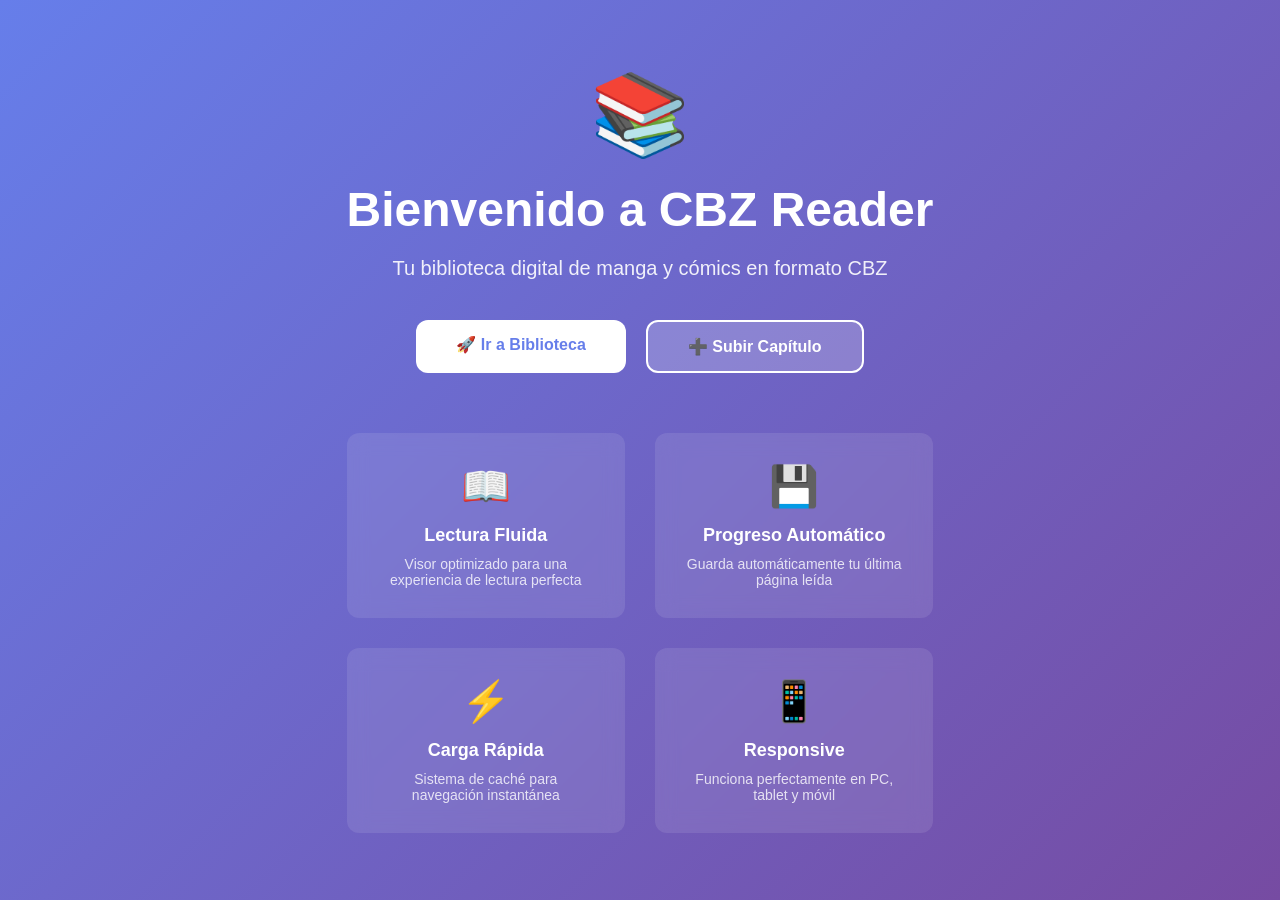
<file: templates/index.html>
<!-- app/templates/index.html -->
<!DOCTYPE html>
<html lang="es">
<head>
    <meta charset="UTF-8">
    <meta name="viewport" content="width=device-width, initial-scale=1.0">
    <title>CBZ Reader - Inicio</title>
    <style>
        * {
            margin: 0;
            padding: 0;
            box-sizing: border-box;
        }

        body {
            font-family: -apple-system, BlinkMacSystemFont, 'Segoe UI', Roboto, sans-serif;
            background: linear-gradient(135deg, #667eea 0%, #764ba2 100%);
            min-height: 100vh;
            display: flex;
            align-items: center;
            justify-content: center;
            color: white;
        }

        .hero {
            text-align: center;
            max-width: 800px;
            padding: 40px 20px;
        }

        .logo {
            font-size: 80px;
            margin-bottom: 20px;
            animation: float 3s ease-in-out infinite;
        }

        @keyframes float {
            0%, 100% { transform: translateY(0); }
            50% { transform: translateY(-20px); }
        }

        h1 {
            font-size: 48px;
            margin-bottom: 20px;
            font-weight: bold;
        }

        p {
            font-size: 20px;
            margin-bottom: 40px;
            opacity: 0.9;
        }

        .actions {
            display: flex;
            gap: 20px;
            justify-content: center;
            flex-wrap: wrap;
        }

        .btn {
            padding: 15px 40px;
            border-radius: 12px;
            text-decoration: none;
            font-weight: 600;
            font-size: 16px;
            transition: all 0.3s;
            display: inline-block;
        }

        .btn-primary {
            background: white;
            color: #667eea;
        }

        .btn-primary:hover {
            transform: translateY(-3px);
            box-shadow: 0 10px 30px rgba(0,0,0,0.3);
        }

        .btn-secondary {
            background: rgba(255, 255, 255, 0.2);
            color: white;
            border: 2px solid white;
        }

        .btn-secondary:hover {
            background: rgba(255, 255, 255, 0.3);
            transform: translateY(-3px);
        }

        .features {
            margin-top: 60px;
            display: grid;
            grid-template-columns: repeat(auto-fit, minmax(200px, 1fr));
            gap: 30px;
        }

        .feature {
            background: rgba(255, 255, 255, 0.1);
            backdrop-filter: blur(10px);
            padding: 30px;
            border-radius: 12px;
            transition: all 0.3s;
        }

        .feature:hover {
            background: rgba(255, 255, 255, 0.2);
            transform: translateY(-5px);
        }

        .feature-icon {
            font-size: 40px;
            margin-bottom: 15px;
        }

        .feature h3 {
            font-size: 18px;
            margin-bottom: 10px;
        }

        .feature p {
            font-size: 14px;
            opacity: 0.8;
            margin-bottom: 0;
        }

        @media (max-width: 768px) {
            h1 {
                font-size: 32px;
            }

            .logo {
                font-size: 60px;
            }

            .actions {
                flex-direction: column;
            }

            .btn {
                width: 100%;
            }
        }
    </style>
</head>
<body>
    <div class="hero">
        <div class="logo">📚</div>
        <h1>Bienvenido a CBZ Reader</h1>
        <p>Tu biblioteca digital de manga y cómics en formato CBZ</p>
        
        <div class="actions">
            <a href="/library" class="btn btn-primary">🚀 Ir a Biblioteca</a>
            <a href="/upload" class="btn btn-secondary">➕ Subir Capítulo</a>
        </div>

        <div class="features">
            <div class="feature">
                <div class="feature-icon">📖</div>
                <h3>Lectura Fluida</h3>
                <p>Visor optimizado para una experiencia de lectura perfecta</p>
            </div>
            <div class="feature">
                <div class="feature-icon">💾</div>
                <h3>Progreso Automático</h3>
                <p>Guarda automáticamente tu última página leída</p>
            </div>
            <div class="feature">
                <div class="feature-icon">⚡</div>
                <h3>Carga Rápida</h3>
                <p>Sistema de caché para navegación instantánea</p>
            </div>
            <div class="feature">
                <div class="feature-icon">📱</div>
                <h3>Responsive</h3>
                <p>Funciona perfectamente en PC, tablet y móvil</p>
            </div>
        </div>
    </div>
</body>
</html>
</file>
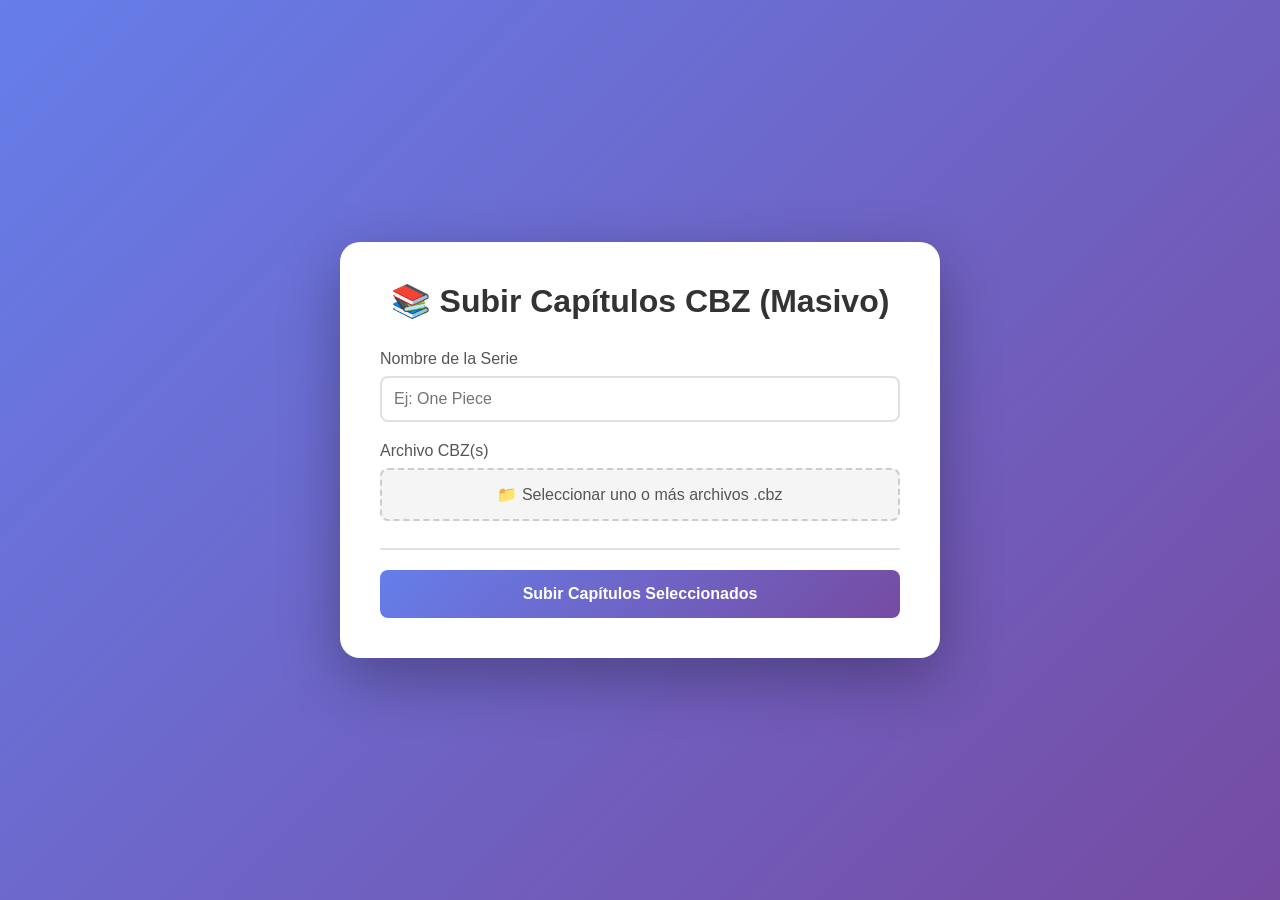
<file: templates/masive.html>
<!DOCTYPE html>
<html lang="es">

<head>
    <meta charset="UTF-8">
    <meta name="viewport" content="width=device-width, initial-scale=1.0">
    <title>Subir Capítulos CBZ (Masivo)</title>
    <style>
        /* CSS se mantiene en gran medida igual */
        * {
            margin: 0;
            padding: 0;
            box-sizing: border-box;
        }

        body {
            font-family: 'Segoe UI', Tahoma, Geneva, Verdana, sans-serif;
            background: linear-gradient(135deg, #667eea 0%, #764ba2 100%);
            min-height: 100vh;
            display: flex;
            align-items: center;
            justify-content: center;
            padding: 20px;
        }

        .container {
            background: white;
            padding: 40px;
            border-radius: 20px;
            box-shadow: 0 20px 60px rgba(0, 0, 0, 0.3);
            max-width: 600px;
            /* Aumentado para mejor visualización de la lista de archivos */
            width: 100%;
        }

        h1 {
            color: #333;
            margin-bottom: 30px;
            text-align: center;
        }

        .form-group {
            margin-bottom: 20px;
        }

        label {
            display: block;
            margin-bottom: 8px;
            color: #555;
            font-weight: 500;
        }

        input[type="text"] {
            width: 100%;
            padding: 12px;
            border: 2px solid #e0e0e0;
            border-radius: 8px;
            font-size: 16px;
            transition: border 0.3s;
        }

        input:focus {
            outline: none;
            border-color: #667eea;
        }

        .file-input-wrapper {
            position: relative;
            overflow: hidden;
            display: inline-block;
            width: 100%;
        }

        .file-input-wrapper input[type=file] {
            position: absolute;
            left: -9999px;
        }

        .file-input-label {
            display: block;
            padding: 15px;
            background: #f5f5f5;
            border: 2px dashed #ccc;
            border-radius: 8px;
            text-align: center;
            cursor: pointer;
            transition: all 0.3s;
        }

        .file-input-label:hover {
            background: #ebebeb;
            border-color: #667eea;
        }

        /* Estilos para la lista de archivos seleccionados */
        #fileList {
            list-style: none;
            margin-top: 15px;
            padding: 0;
            max-height: 150px;
            overflow-y: auto;
            border: 1px solid #e0e0e0;
            border-radius: 8px;
        }

        #fileList li {
            padding: 8px 15px;
            border-bottom: 1px solid #f0f0f0;
            font-size: 14px;
            color: #333;
            display: flex;
            justify-content: space-between;
            align-items: center;
        }

        #fileList li:last-child {
            border-bottom: none;
        }

        .file-status {
            font-weight: 600;
            font-size: 12px;
            padding: 3px 8px;
            border-radius: 4px;
        }

        .status-pending {
            color: #555;
            background: #f0f0f0;
        }

        .status-uploading {
            color: #007bff;
            background: #e6f7ff;
        }

        .status-success {
            color: #155724;
            background: #d4edda;
        }

        .status-error {
            color: #721c24;
            background: #f8d7da;
        }

        /* Fin de estilos para la lista de archivos */

        button {
            width: 100%;
            padding: 15px;
            background: linear-gradient(135deg, #667eea 0%, #764ba2 100%);
            color: white;
            border: none;
            border-radius: 8px;
            font-size: 16px;
            font-weight: 600;
            cursor: pointer;
            transition: transform 0.2s;
        }

        button:hover:not(:disabled) {
            transform: translateY(-2px);
        }

        button:disabled {
            opacity: 0.6;
            cursor: not-allowed;
        }

        /* Se usa para el resumen del resultado total */
        .result {
            margin-top: 20px;
            padding: 15px;
            border-radius: 8px;
            display: none;
        }

        .result.success {
            background: #d4edda;
            color: #155724;
            border: 1px solid #c3e6cb;
        }

        .result.error {
            background: #f8d7da;
            color: #721c24;
            border: 1px solid #f5c6cb;
        }

        .loading {
            text-align: center;
            margin-top: 20px;
            display: none;
        }

        .spinner {
            border: 3px solid #f3f3f3;
            border-top: 3px solid #667eea;
            border-radius: 50%;
            width: 40px;
            height: 40px;
            animation: spin 1s linear infinite;
            margin: 0 auto;
        }

        @keyframes spin {
            0% {
                transform: rotate(0deg);
            }

            100% {
                transform: rotate(360deg);
            }
        }
    </style>
</head>

<body>
    <div class="container">
        <h1>📚 Subir Capítulos CBZ (Masivo)</h1>

        <form id="uploadForm">
            <div class="form-group">
                <label>Nombre de la Serie</label>
                <input type="text" id="seriesName" placeholder="Ej: One Piece" required>
            </div>

            <div class="form-group">
                <label>Archivo CBZ(s)</label>
                <div class="file-input-wrapper">
                    <label class="file-input-label" for="fileInput">
                        📁 Seleccionar uno o más archivos .cbz
                    </label>
                    <input type="file" id="fileInput" accept=".cbz" multiple required>
                </div>
                <ul id="fileList"></ul>
            </div>

            <button type="submit" id="submitBtn">Subir Capítulos Seleccionados</button>
        </form>

        <div class="loading" id="loading">
            <div class="spinner"></div>
            <p id="loading-text">Preparando subida de 0 archivos...</p>
        </div>

        <div class="result" id="result"></div>
    </div>

    <script>
        const form = document.getElementById('uploadForm');
        const fileInput = document.getElementById('fileInput');
        const fileList = document.getElementById('fileList'); // Nuevo elemento
        const loading = document.getElementById('loading');
        const loadingText = document.getElementById('loading-text');
        const result = document.getElementById('result');
        const submitBtn = document.getElementById('submitBtn');

        // Mapa para rastrear el estado de cada archivo (nombre de archivo -> estado)
        const fileStatusMap = new Map();

        // Función para actualizar la lista de archivos seleccionados
        function updateFileList() {
            fileList.innerHTML = '';
            fileStatusMap.clear();

            if (fileInput.files.length === 0) {
                return;
            }

            for (const file of fileInput.files) {
                // Inicializar estado como 'pendiente'
                fileStatusMap.set(file.name, { status: 'pending', element: null });

                const li = document.createElement('li');
                li.innerHTML = `
                    <span>${file.name}</span>
                    <span id="status-${file.name.replace(/\./g, '_')}" class="file-status status-pending">Pendiente</span>
                `;
                fileStatusMap.get(file.name).element = li.querySelector('.file-status');
                fileList.appendChild(li);
            }
        }

        // Función para actualizar el estado de un archivo
        function setFileStatus(fileName, status, message = '') {
            const item = fileStatusMap.get(fileName);
            if (!item) return;

            const element = item.element;
            element.textContent = status.charAt(0).toUpperCase() + status.slice(1); // Capitalizar la primera letra
            element.className = `file-status status-${status}`;

            if (message) {
                element.title = message; // Mostrar el mensaje al pasar el ratón
            }
        }

        // Mostrar lista de archivos seleccionados
        fileInput.addEventListener('change', updateFileList);

        // Manejar envío del formulario
        form.addEventListener('submit', async function (e) {
            e.preventDefault();

            const files = Array.from(fileInput.files);
            const totalFiles = files.length;
            const seriesName = document.getElementById('seriesName').value;
            let filesProcessed = 0;
            let successCount = 0;
            let errorCount = 0;

            if (totalFiles === 0 || !seriesName) {
                alert("Por favor, selecciona archivos y rellena el nombre de la serie.");
                return;
            }

            // Mostrar loading
            loading.style.display = 'block';
            result.style.display = 'none';
            submitBtn.disabled = true;
            loadingText.textContent = `Preparando subida de ${totalFiles} archivos...`;
            chapterNumber = 1;
            for (const file of files) {
                const fileName = file.name;

                // 1. Marcar como subiendo
                setFileStatus(fileName, 'uploading');
                filesProcessed++;
                loadingText.textContent = `Subiendo archivo ${filesProcessed} de ${totalFiles}: ${fileName}...`;

                const formData = new FormData();

                // Buscar el número dentro del nombre (uno o más dígitos)
                const match = fileName.match(/\d+/);

                const chapterNumber = match ? parseInt(match[0], 10) : 0;

                formData.append('file', file);
                formData.append('series_name', seriesName);
                formData.append('chapter_number', chapterNumber);

                try {
                    const response = await fetch('/api/library/upload', {
                        method: 'POST',
                        body: formData
                    });

                    const data = await response.json();
                    chapterNumber++;
                    if (response.ok) {
                        successCount++;
                        setFileStatus(fileName, 'success', `chapter_number: ${data.chapter.chapter_number}`);
                    } else {
                        errorCount++;
                        setFileStatus(fileName, 'error', `Error: ${data.error || 'Error desconocido del servidor'}`);
                    }

                } catch (error) {
                    errorCount++;
                    setFileStatus(fileName, 'error', `Error de conexión/red: ${error.message}`);
                }
            }

            // Ocultar loading
            loading.style.display = 'none';

            // Mostrar resumen del resultado total
            if (errorCount === 0) {
                result.className = 'result success';
                result.innerHTML = `
                    <strong>✅ ¡Subida Masiva Completada!</strong><br><br>
                    <strong>Total Archivos:</strong> ${totalFiles}<br>
                    <strong>Subidos Correctamente:</strong> ${successCount}<br>
                    <strong>Errores:</strong> ${errorCount}
                `;
            } else {
                result.className = 'result error';
                result.innerHTML = `
                    <strong>⚠️ Subida Masiva Finalizada con Errores</strong><br><br>
                    <strong>Total Archivos:</strong> ${totalFiles}<br>
                    <strong>Subidos Correctamente:</strong> ${successCount}<br>
                    <strong>Errores:</strong> ${errorCount}. Revisa el estado de cada archivo arriba.
                `;
            }

            result.style.display = 'block';
            submitBtn.disabled = false;
        });
    </script>
</body>

</html>
</file>
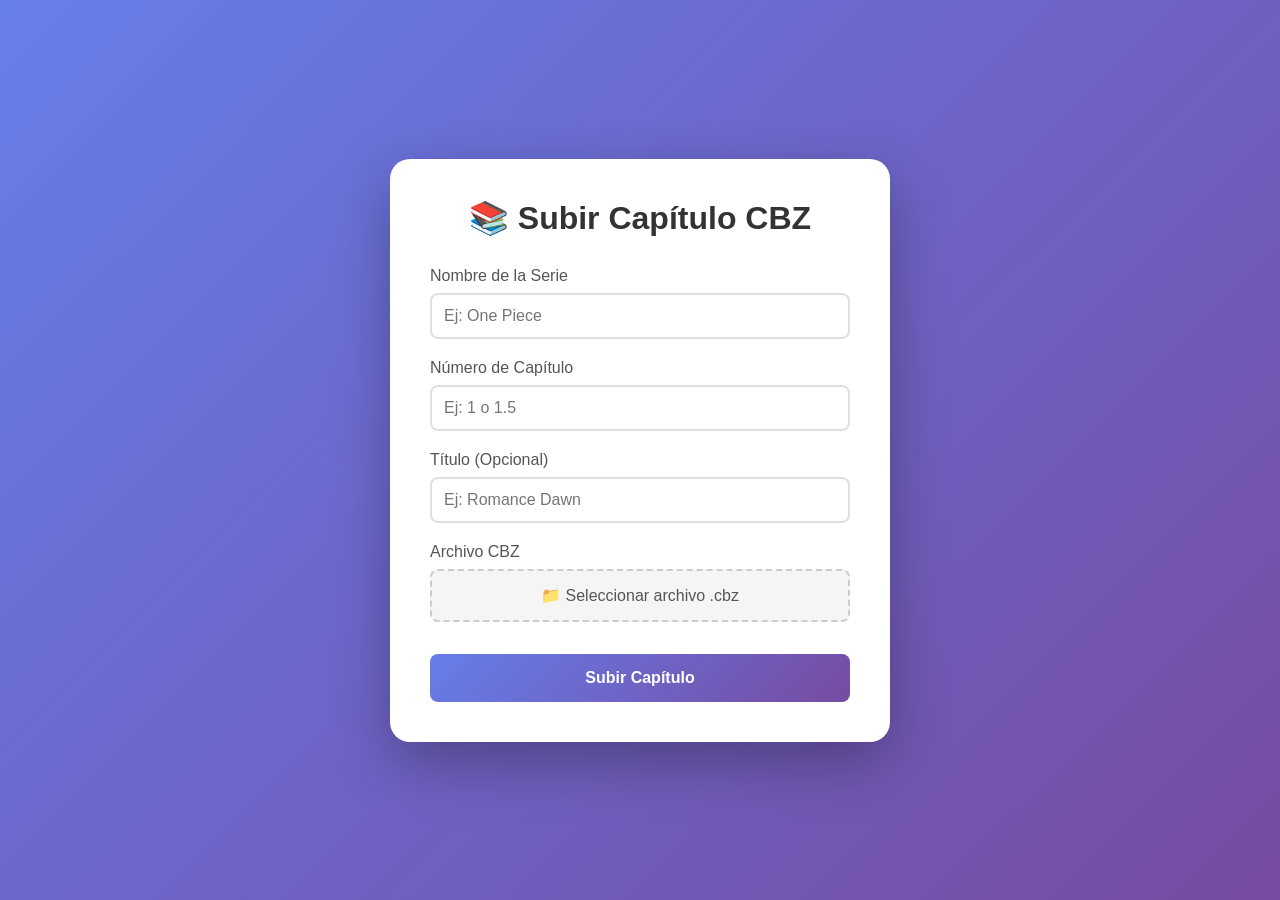
<file: templates/upload.html>
<!-- app/templates/upload.html -->
<!DOCTYPE html>
<html lang="es">
<head>
    <meta charset="UTF-8">
    <meta name="viewport" content="width=device-width, initial-scale=1.0">
    <title>Subir Capítulo CBZ</title>
    <style>
        * {
            margin: 0;
            padding: 0;
            box-sizing: border-box;
        }
        
        body {
            font-family: 'Segoe UI', Tahoma, Geneva, Verdana, sans-serif;
            background: linear-gradient(135deg, #667eea 0%, #764ba2 100%);
            min-height: 100vh;
            display: flex;
            align-items: center;
            justify-content: center;
            padding: 20px;
        }
        
        .container {
            background: white;
            padding: 40px;
            border-radius: 20px;
            box-shadow: 0 20px 60px rgba(0,0,0,0.3);
            max-width: 500px;
            width: 100%;
        }
        
        h1 {
            color: #333;
            margin-bottom: 30px;
            text-align: center;
        }
        
        .form-group {
            margin-bottom: 20px;
        }
        
        label {
            display: block;
            margin-bottom: 8px;
            color: #555;
            font-weight: 500;
        }
        
        input[type="text"],
        input[type="number"] {
            width: 100%;
            padding: 12px;
            border: 2px solid #e0e0e0;
            border-radius: 8px;
            font-size: 16px;
            transition: border 0.3s;
        }
        
        input:focus {
            outline: none;
            border-color: #667eea;
        }
        
        .file-input-wrapper {
            position: relative;
            overflow: hidden;
            display: inline-block;
            width: 100%;
        }
        
        .file-input-wrapper input[type=file] {
            position: absolute;
            left: -9999px;
        }
        
        .file-input-label {
            display: block;
            padding: 15px;
            background: #f5f5f5;
            border: 2px dashed #ccc;
            border-radius: 8px;
            text-align: center;
            cursor: pointer;
            transition: all 0.3s;
        }
        
        .file-input-label:hover {
            background: #ebebeb;
            border-color: #667eea;
        }
        
        .file-name {
            margin-top: 10px;
            color: #667eea;
            font-size: 14px;
            text-align: center;
        }
        
        button {
            width: 100%;
            padding: 15px;
            background: linear-gradient(135deg, #667eea 0%, #764ba2 100%);
            color: white;
            border: none;
            border-radius: 8px;
            font-size: 16px;
            font-weight: 600;
            cursor: pointer;
            transition: transform 0.2s;
        }
        
        button:hover:not(:disabled) {
            transform: translateY(-2px);
        }
        
        button:disabled {
            opacity: 0.6;
            cursor: not-allowed;
        }
        
        .result {
            margin-top: 20px;
            padding: 15px;
            border-radius: 8px;
            display: none;
        }
        
        .result.success {
            background: #d4edda;
            color: #155724;
            border: 1px solid #c3e6cb;
        }
        
        .result.error {
            background: #f8d7da;
            color: #721c24;
            border: 1px solid #f5c6cb;
        }
        
        .loading {
            text-align: center;
            margin-top: 20px;
            display: none;
        }
        
        .spinner {
            border: 3px solid #f3f3f3;
            border-top: 3px solid #667eea;
            border-radius: 50%;
            width: 40px;
            height: 40px;
            animation: spin 1s linear infinite;
            margin: 0 auto;
        }
        
        @keyframes spin {
            0% { transform: rotate(0deg); }
            100% { transform: rotate(360deg); }
        }
    </style>
</head>
<body>
    <div class="container">
        <h1>📚 Subir Capítulo CBZ</h1>
        
        <form id="uploadForm">
            <div class="form-group">
                <label>Nombre de la Serie</label>
                <input type="text" id="seriesName" placeholder="Ej: One Piece" required>
            </div>
            
            <div class="form-group">
                <label>Número de Capítulo</label>
                <input type="text" id="chapterNumber" placeholder="Ej: 1 o 1.5" required>
            </div>
            
            <div class="form-group">
                <label>Título (Opcional)</label>
                <input type="text" id="chapterTitle" placeholder="Ej: Romance Dawn">
            </div>
            
            <div class="form-group">
                <label>Archivo CBZ</label>
                <div class="file-input-wrapper">
                    <label class="file-input-label" for="fileInput">
                        📁 Seleccionar archivo .cbz
                    </label>
                    <input type="file" id="fileInput" accept=".cbz" required>
                </div>
                <div class="file-name" id="fileName"></div>
            </div>
            
            <button type="submit" id="submitBtn">Subir Capítulo</button>
        </form>
        
        <div class="loading" id="loading">
            <div class="spinner"></div>
            <p>Subiendo archivo...</p>
        </div>
        
        <div class="result" id="result"></div>
    </div>
    
    <script>
        const form = document.getElementById('uploadForm');
        const fileInput = document.getElementById('fileInput');
        const fileName = document.getElementById('fileName');
        const loading = document.getElementById('loading');
        const result = document.getElementById('result');
        const submitBtn = document.getElementById('submitBtn');
        
        // Mostrar nombre del archivo seleccionado
        fileInput.addEventListener('change', function() {
            if (this.files && this.files[0]) {
                fileName.textContent = '✓ ' + this.files[0].name;
            } else {
                fileName.textContent = '';
            }
        });
        
        // Manejar envío del formulario
        form.addEventListener('submit', async function(e) {
            e.preventDefault();
            
            const formData = new FormData();
            formData.append('file', fileInput.files[0]);
            formData.append('series_name', document.getElementById('seriesName').value);
            formData.append('chapter_number', document.getElementById('chapterNumber').value);
            formData.append('title', document.getElementById('chapterTitle').value);
            
            // Mostrar loading
            loading.style.display = 'block';
            result.style.display = 'none';
            submitBtn.disabled = true;
            
            try {
                const response = await fetch('/api/library/upload', {
                    method: 'POST',
                    body: formData
                });
                
                const data = await response.json();
                
                if (response.ok) {
                    result.className = 'result success';
                    result.innerHTML = `
                        <strong>✅ ¡Capítulo subido exitosamente!</strong><br><br>
                        <strong>Serie:</strong> ${data.series.name}<br>
                        <strong>Capítulo:</strong> ${data.chapter.chapter_number}<br>
                        <strong>Páginas:</strong> ${data.chapter.page_count}<br>
                        <strong>Slug:</strong> ${data.chapter.slug}<br><br>
                        <a href="/reader/${data.chapter.slug}" style="color: #155724; text-decoration: underline;">
                            👉 Leer ahora
                        </a>
                    `;
                    form.reset();
                    fileName.textContent = '';
                } else {
                    result.className = 'result error';
                    result.innerHTML = `<strong>❌ Error:</strong> ${data.error}`;
                }
                
                result.style.display = 'block';
                
            } catch (error) {
                result.className = 'result error';
                result.innerHTML = `<strong>❌ Error de conexión:</strong> ${error.message}`;
                result.style.display = 'block';
            } finally {
                loading.style.display = 'none';
                submitBtn.disabled = false;
            }
        });
    </script>
</body>
</html>
</file>
